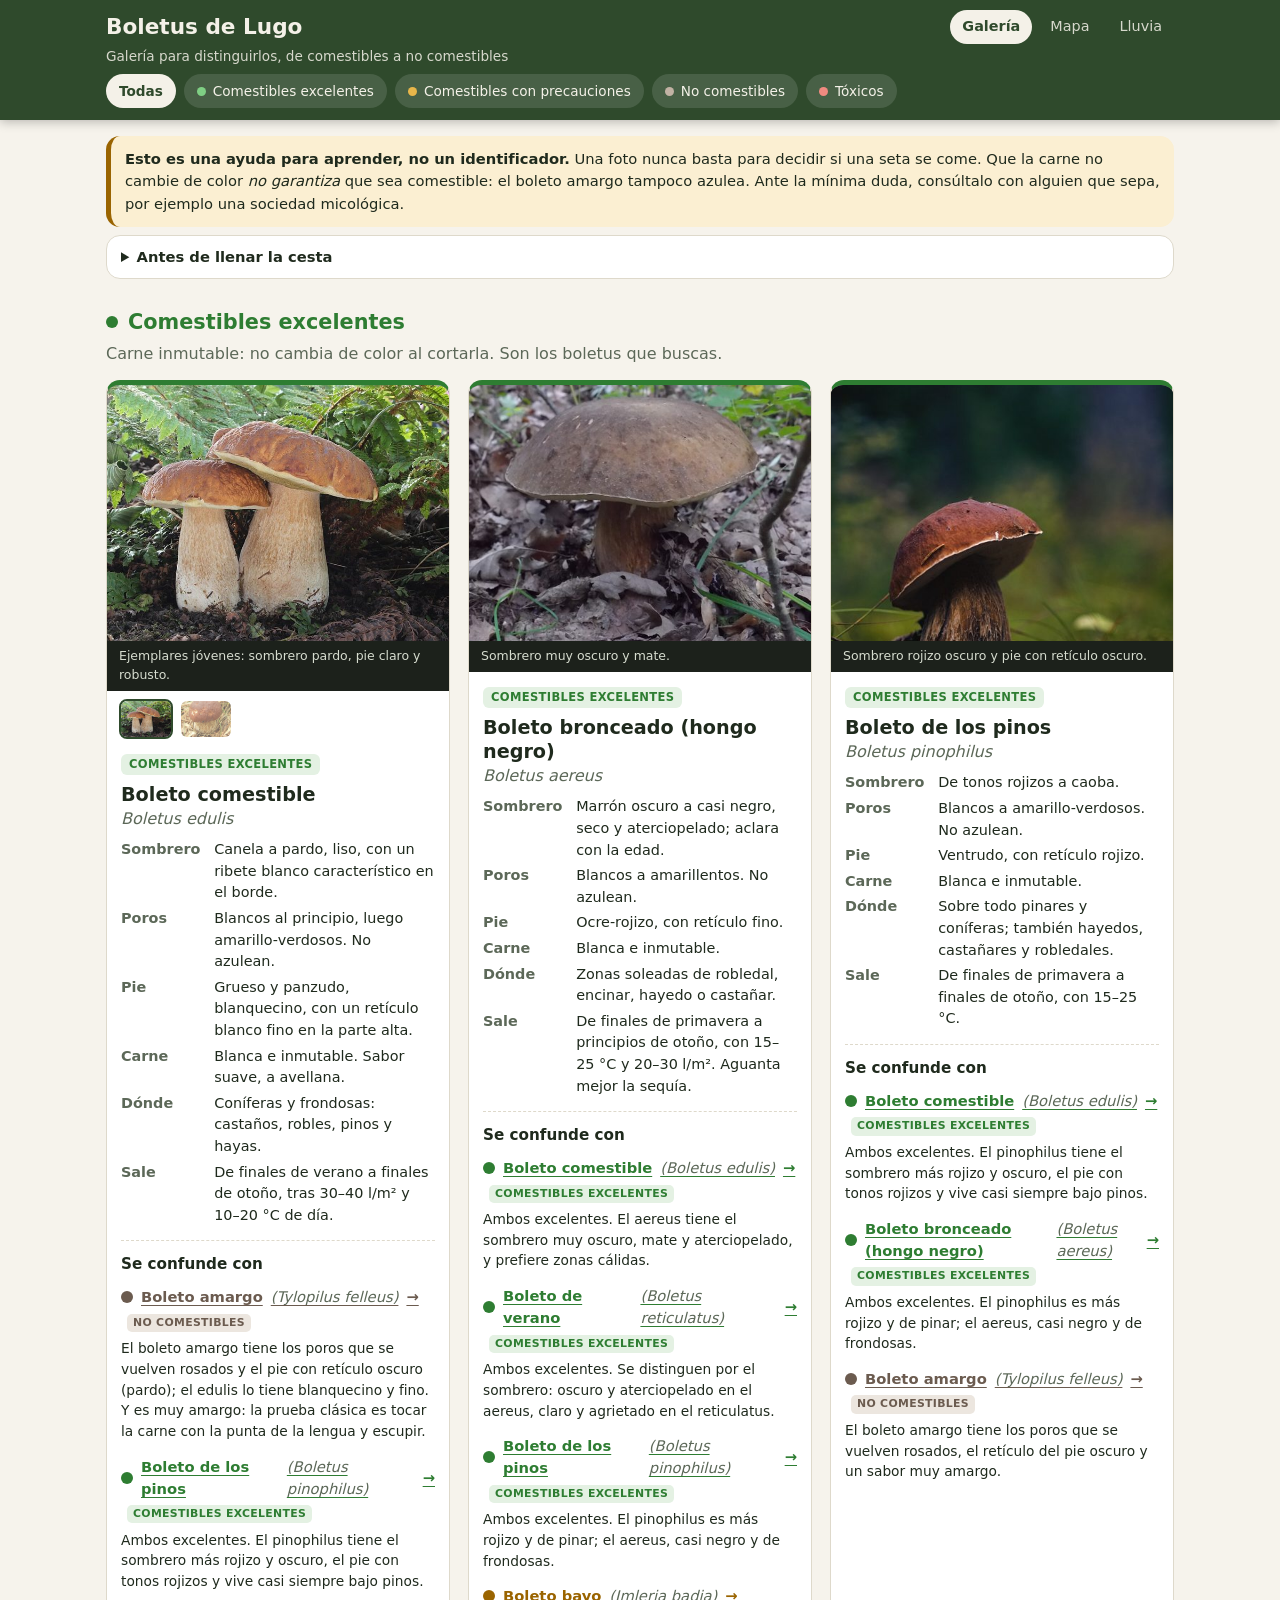
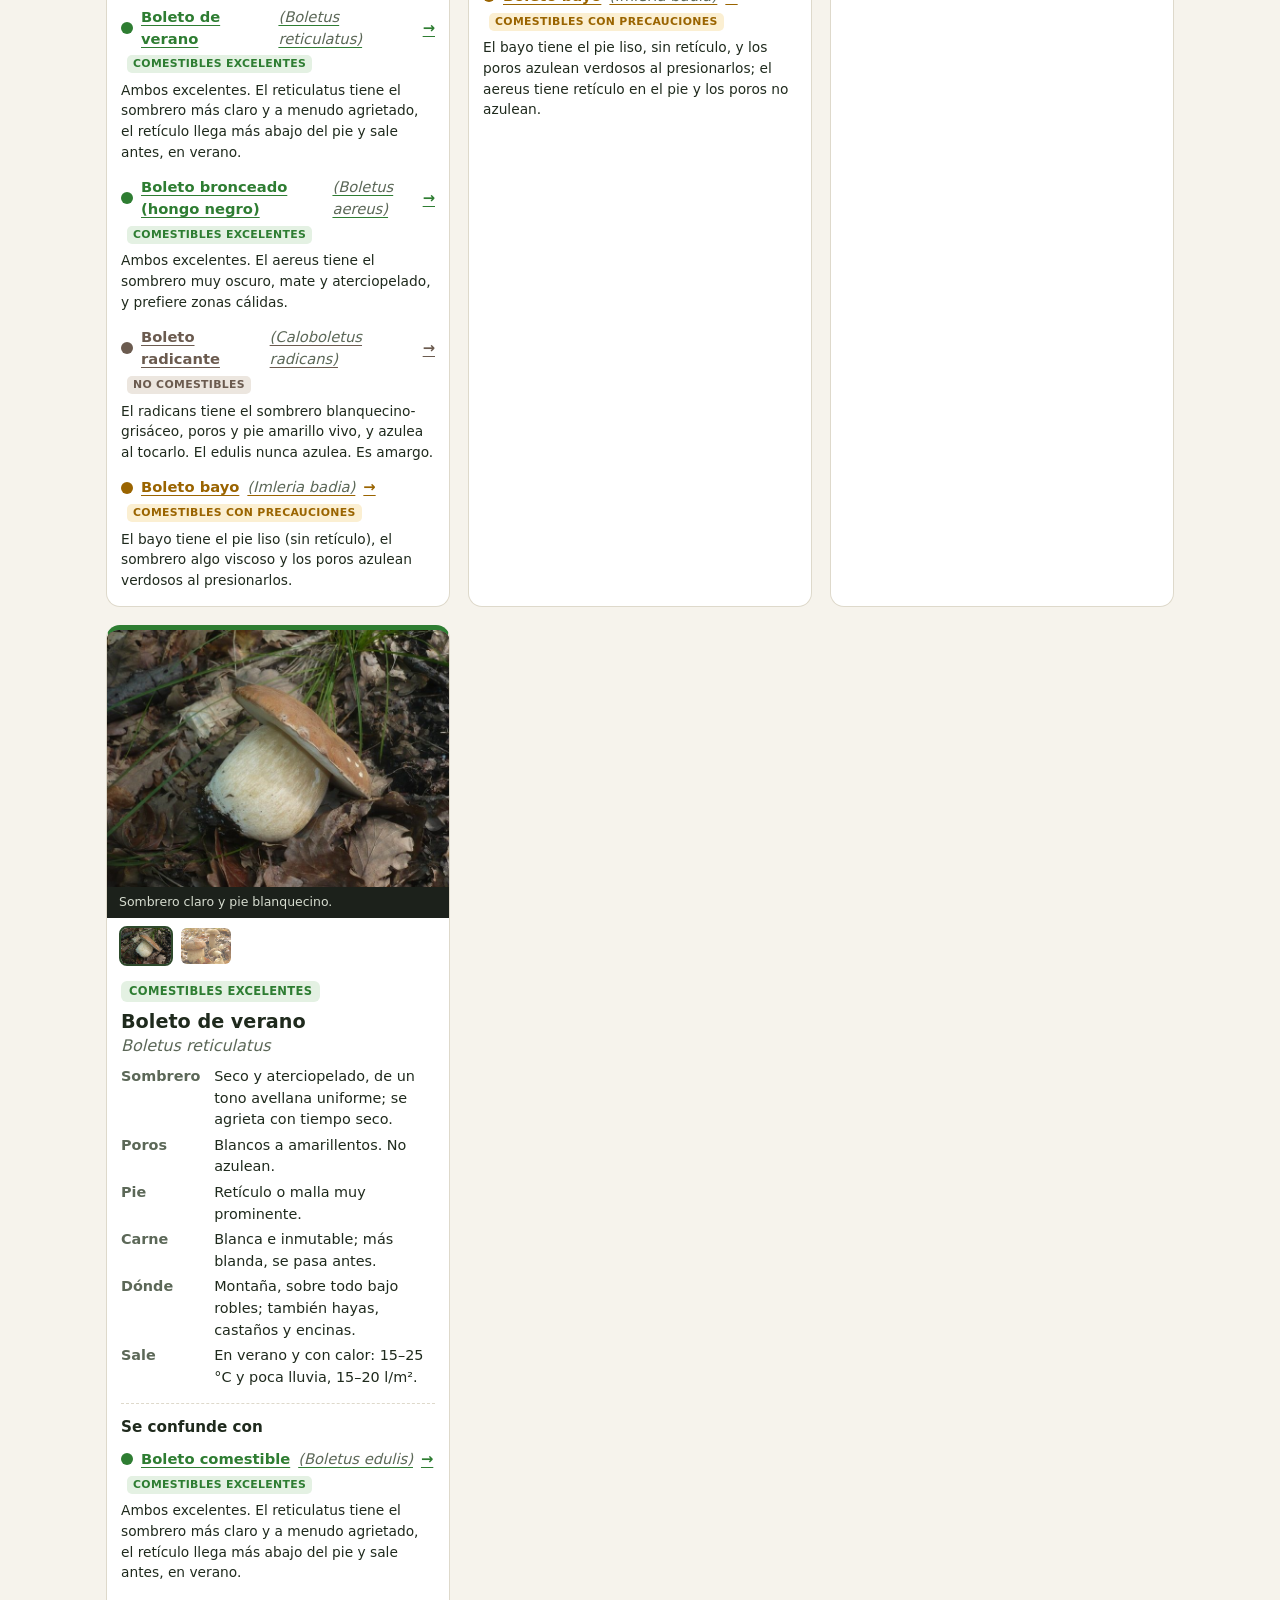
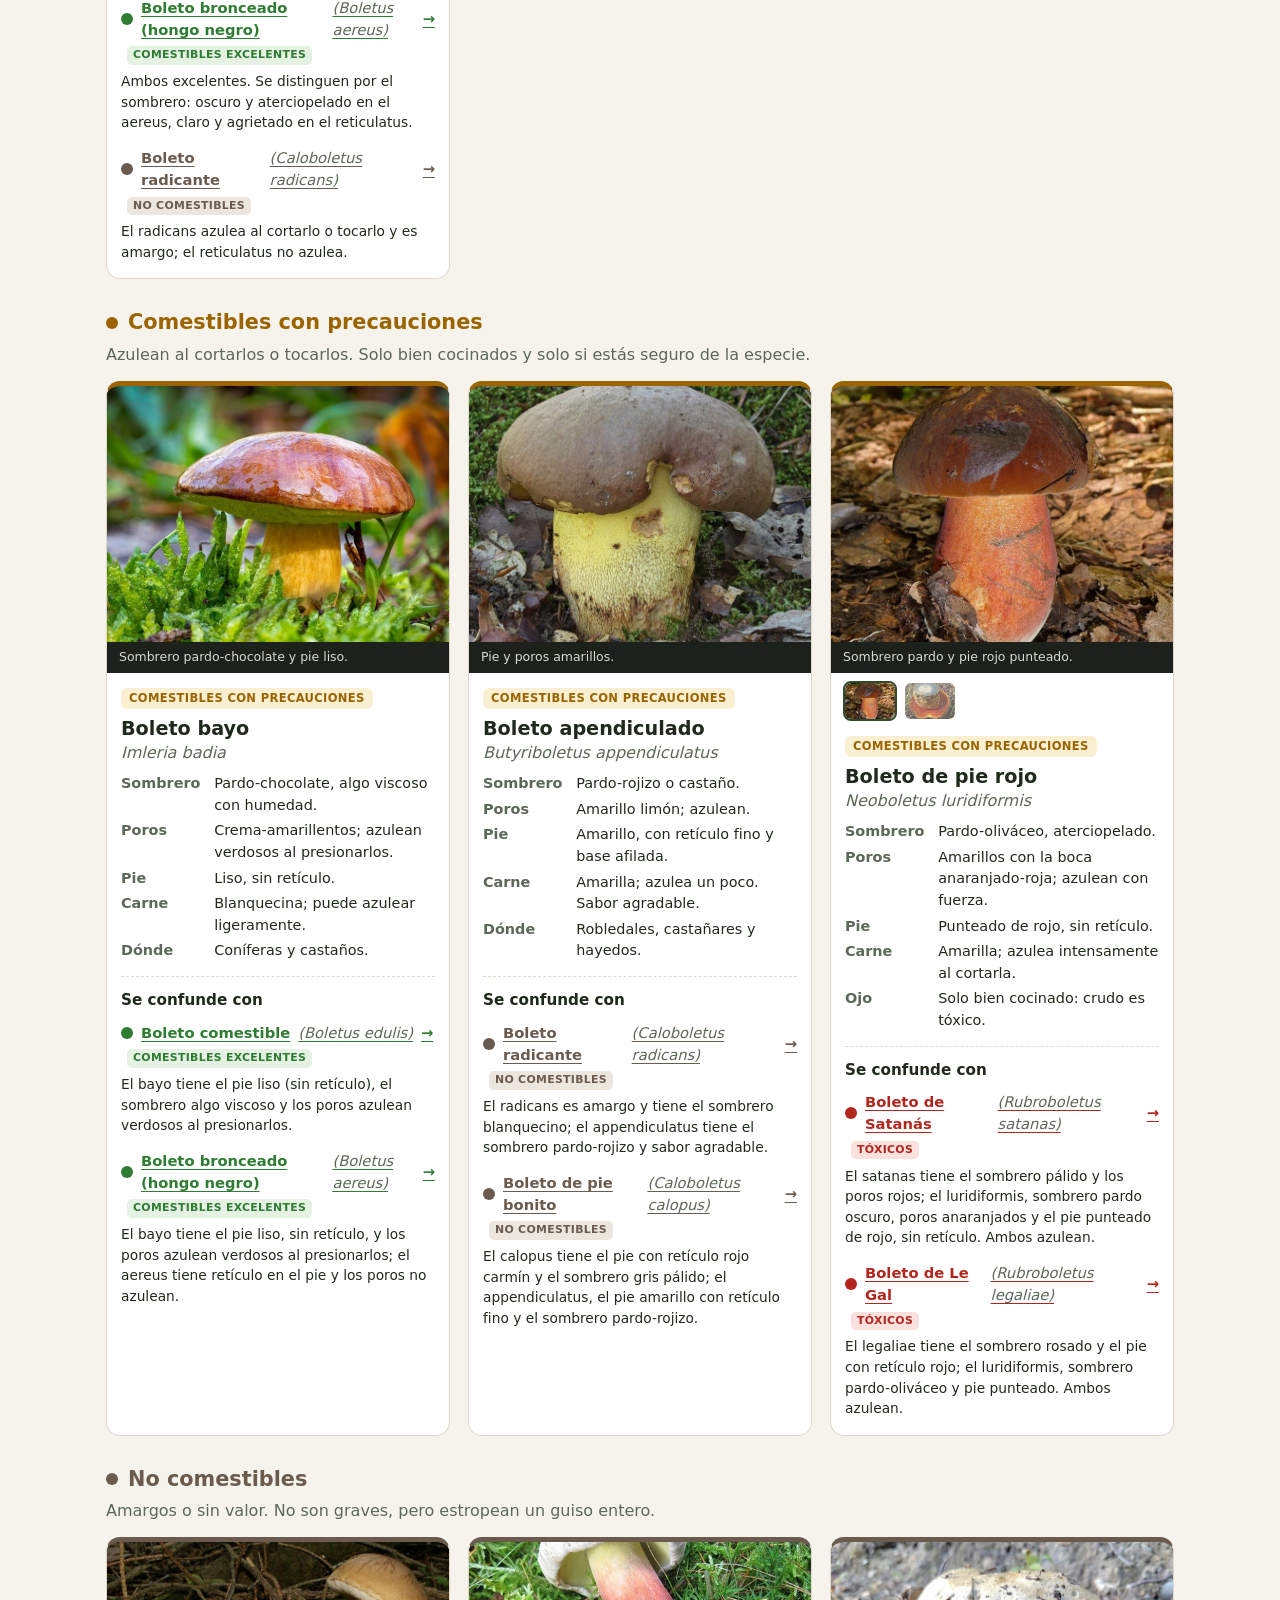
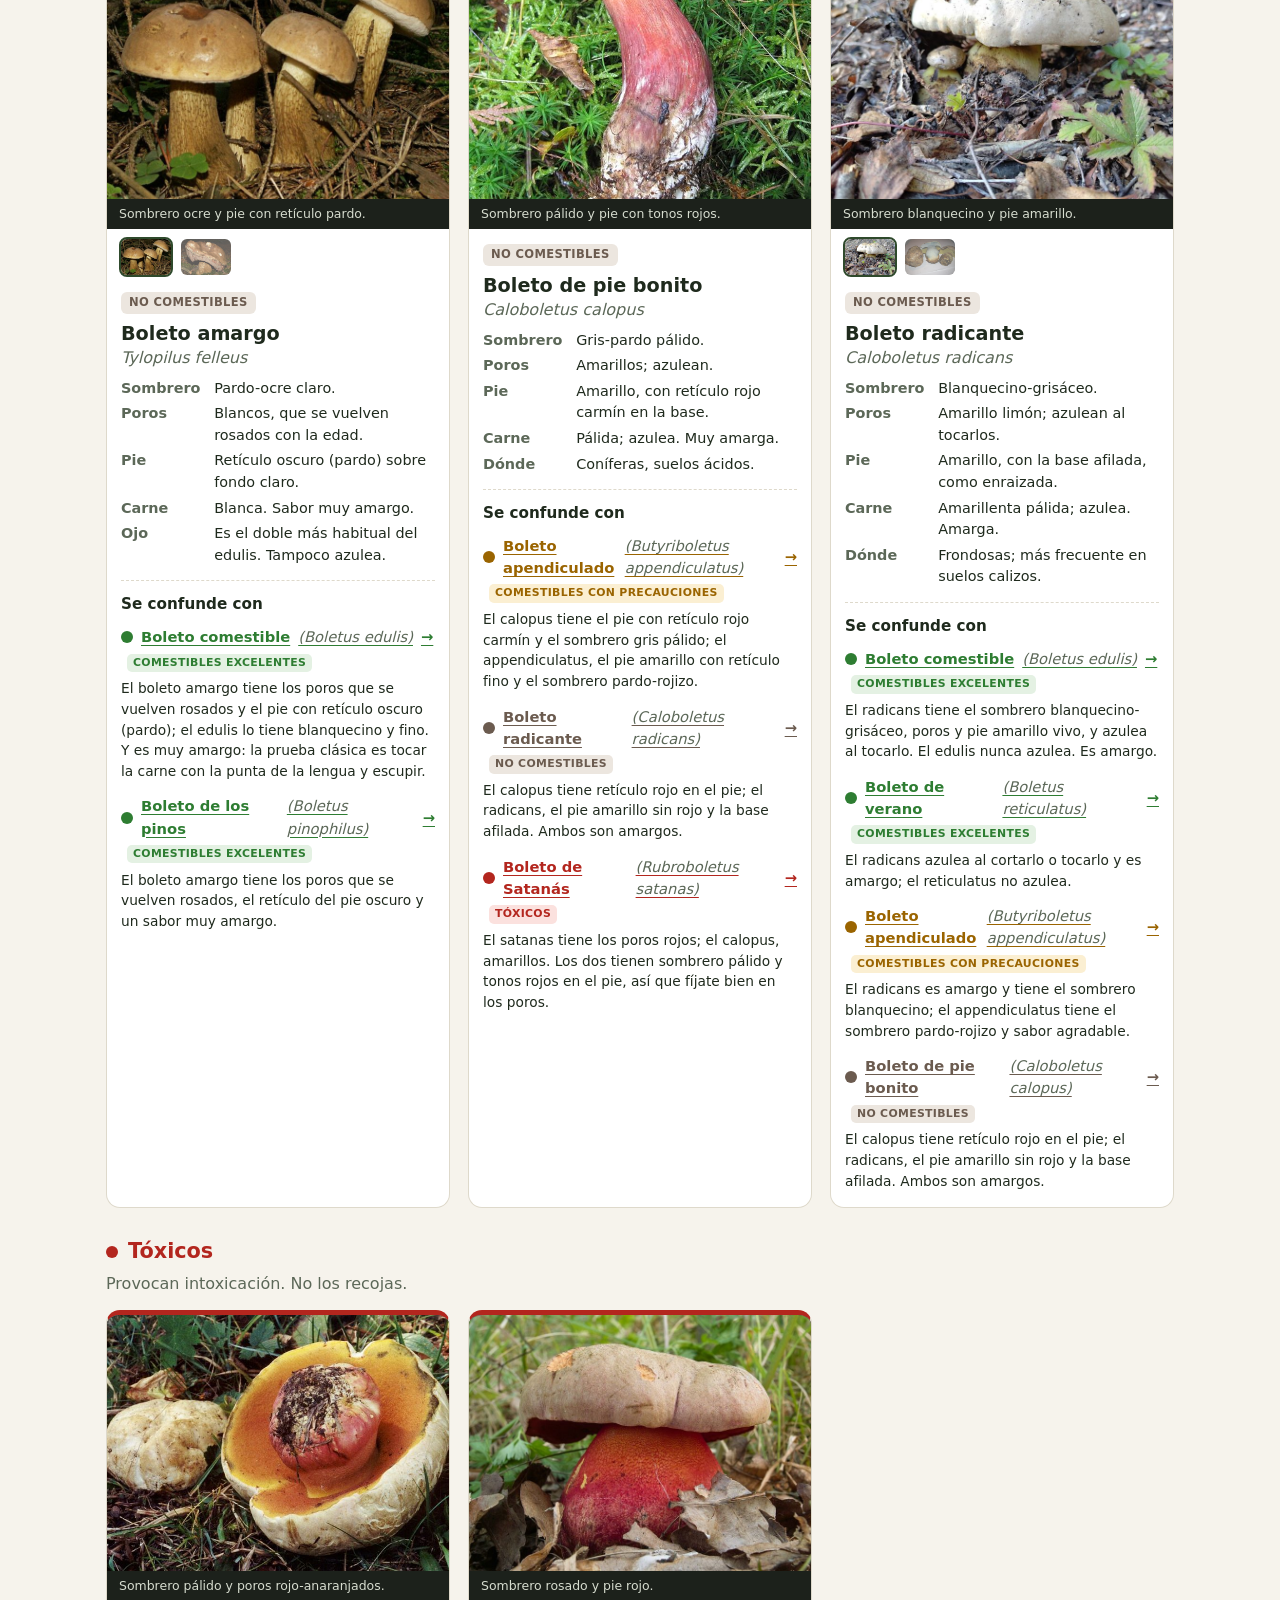
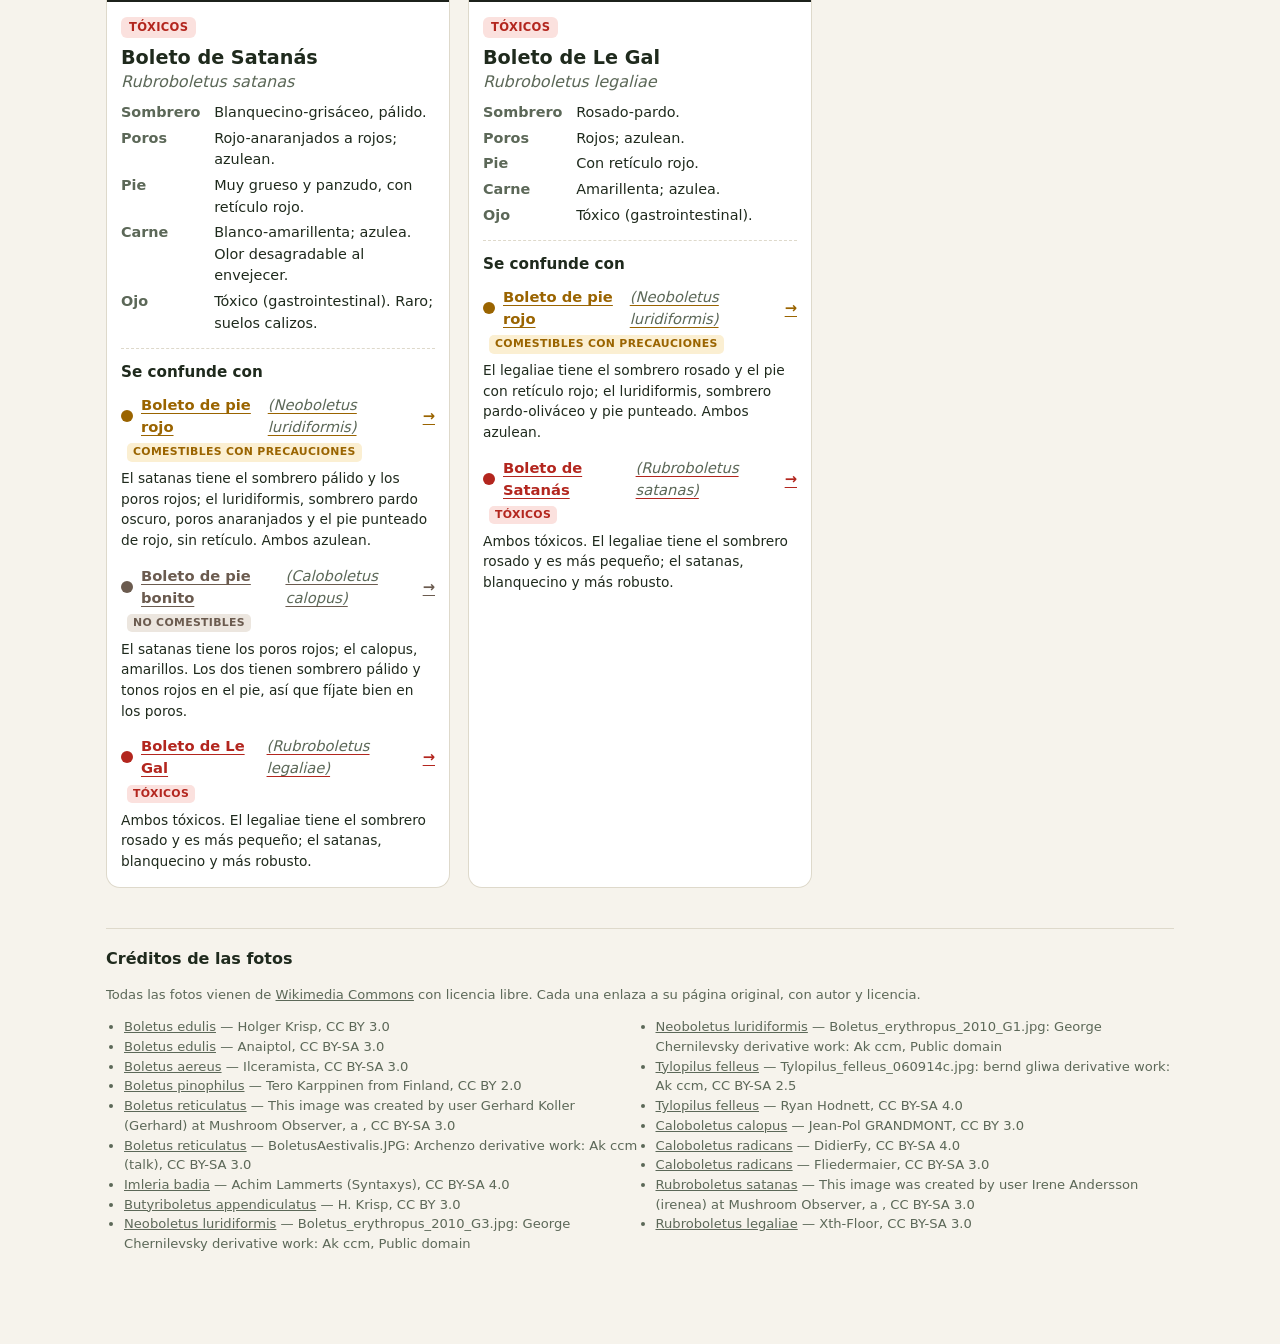
<file: boletus-lugo/index.html>
<!doctype html>
<html lang="es">
<head>
  <meta charset="utf-8">
  <meta name="viewport" content="width=device-width, initial-scale=1">
  <title>Boletus de Lugo</title>
  <meta name="description" content="Galería para distinguir los boletus comestibles de sus dobles no comestibles y tóxicos.">
  <meta name="theme-color" content="#2f4a2c">
  <link rel="stylesheet" href="styles.css">
</head>
<body>
  <header class="top">
    <div class="wrap">
      <div class="bar">
        <h1>Boletus de Lugo</h1>
        <nav class="menu" aria-label="Secciones">
          <a href="index.html" aria-current="page">Galería</a>
          <a href="mapa.html">Mapa</a>
          <a href="lluvia.html">Lluvia</a>
        </nav>
      </div>
      <p class="sub">Galería para distinguirlos, de comestibles a no comestibles</p>
      <nav class="filters" id="filters" aria-label="Filtrar por grupo"></nav>
    </div>
  </header>

  <main class="wrap">
    <aside class="aviso" role="note">
      <strong>Esto es una ayuda para aprender, no un identificador.</strong>
      Una foto nunca basta para decidir si una seta se come. Que la carne no cambie de color
      <em>no garantiza</em> que sea comestible: el boleto amargo tampoco azulea.
      Ante la mínima duda, consúltalo con alguien que sepa, por ejemplo una sociedad micológica.
    </aside>

    <details class="consejos">
      <summary>Antes de llenar la cesta</summary>
      <ul>
        <li><strong>Mira los poros (la esponja).</strong> Blancos de joven, amarillos a media edad y verde oliva de viejo.
            Si están amarillos, retira la esponja y espárcela por el monte: así se dispersan las esporas.</li>
        <li><strong>Corta la base del pie en el monte</strong> para ver si tiene galerías de gusanos.
            Si está agusanado, apártalo para que no contagie al resto de la cesta.</li>
        <li><strong>Refrigera la cosecha</strong> al llegar a casa.</li>
        <li>Recoge solo lo que vayas a aprovechar y respeta el entorno.</li>
      </ul>
      <small>Fuente: vídeo «Guía de Boletus: los cuatro fantásticos», de Natur Mountain.</small>
    </details>

    <div id="gallery"></div>

    <footer class="pie">
      <h2>Créditos de las fotos</h2>
      <p>Todas las fotos vienen de <a href="https://commons.wikimedia.org" target="_blank" rel="noopener">Wikimedia Commons</a>
         con licencia libre. Cada una enlaza a su página original, con autor y licencia.</p>
      <ul id="credits"></ul>
    </footer>
  </main>

  <button id="volver" class="volver" type="button" hidden></button>

  <script src="data.js"></script>
  <script src="credits.js"></script>
  <script src="app.js"></script>
</body>
</html>
</file>
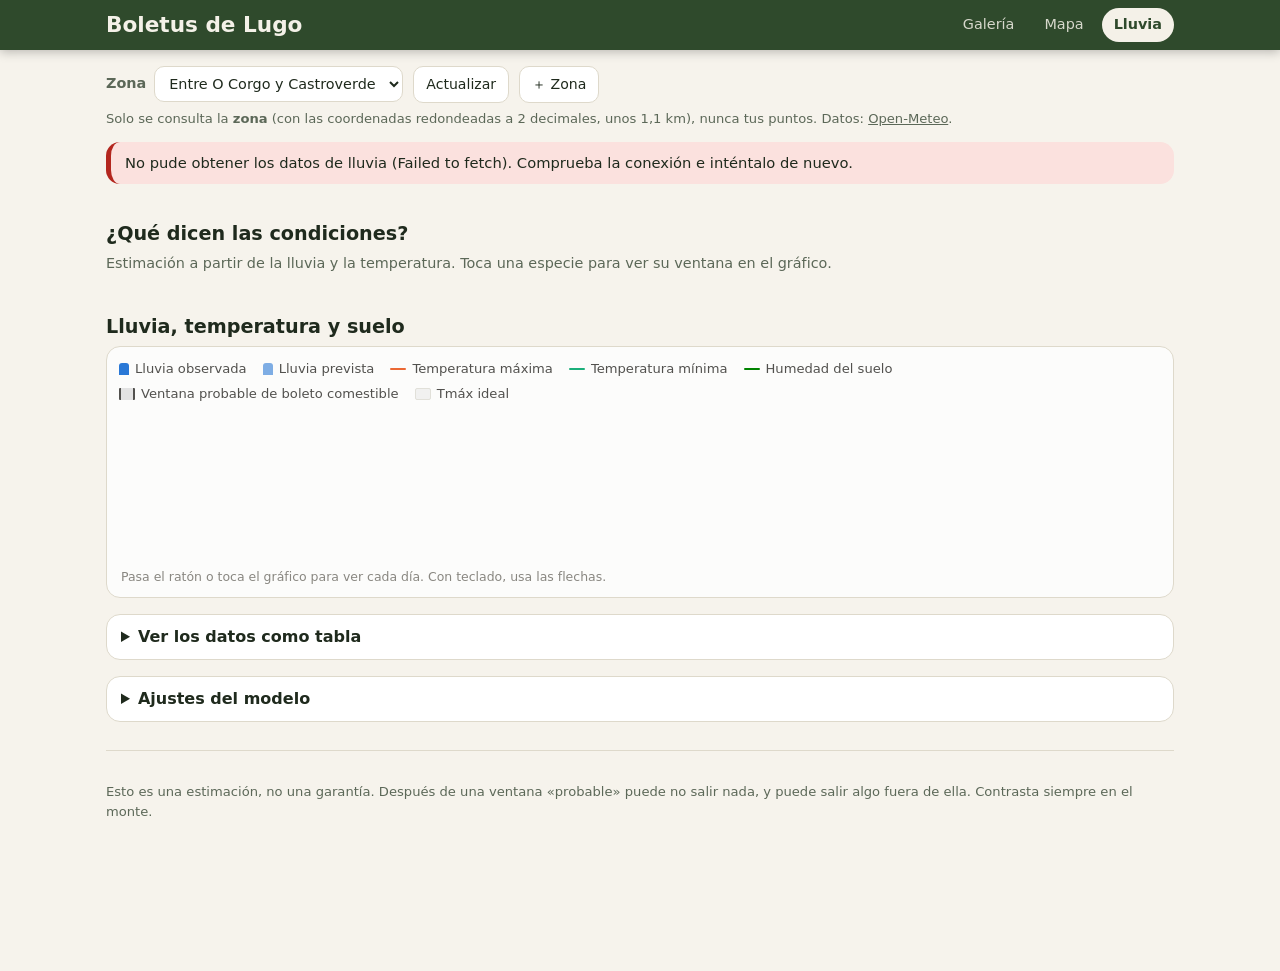
<file: boletus-lugo/lluvia.html>
<!doctype html>
<html lang="es">
<head>
  <meta charset="utf-8">
  <meta name="viewport" content="width=device-width, initial-scale=1">
  <title>Lluvia · Boletus de Lugo</title>
  <meta name="theme-color" content="#2f4a2c">
  <link rel="stylesheet" href="styles.css">
  <link rel="stylesheet" href="lluvia.css">
</head>
<body class="pagina-lluvia">
  <header class="top">
    <div class="wrap bar">
      <h1>Boletus de Lugo</h1>
      <nav class="menu" aria-label="Secciones">
        <a href="index.html">Galería</a>
        <a href="mapa.html">Mapa</a>
        <a href="lluvia.html" aria-current="page">Lluvia</a>
      </nav>
    </div>
  </header>

  <main class="wrap">
    <section class="controles" aria-label="Zona">
      <label class="campo-inline"><span>Zona</span>
        <select id="zona"></select>
      </label>
      <button type="button" class="btn" id="b-actualizar">Actualizar</button>
      <button type="button" class="btn" id="b-nueva">＋ Zona</button>
      <span id="estado-datos" class="estado-datos" role="status"></span>
    </section>

    <form id="form-zona" class="form-zona" hidden>
      <label class="campo"><span>Nombre</span><input type="text" id="z-nombre" maxlength="60" placeholder="Por ejemplo: Ancares"></label>
      <div class="dos">
        <label class="campo"><span>Latitud</span><input type="text" id="z-lat" inputmode="decimal" placeholder="43.02"></label>
        <label class="campo"><span>Longitud</span><input type="text" id="z-lng" inputmode="decimal" placeholder="-7.38"></label>
      </div>
      <div class="acciones">
        <button type="button" class="btn" id="b-centro">Usar el centro del mapa</button>
        <button type="submit" class="btn primario">Guardar zona</button>
        <button type="button" class="btn" id="b-cancelar-zona">Cancelar</button>
      </div>
      <p id="z-error" class="error" role="alert" hidden></p>
    </form>

    <p class="privacidad">Solo se consulta la <strong>zona</strong> (con las coordenadas redondeadas a 2 decimales, unos 1,1 km),
       nunca tus puntos. Datos: <a href="https://open-meteo.com" target="_blank" rel="noopener">Open-Meteo</a>.</p>

    <div id="aviso-error" class="aviso-error" role="alert" hidden></div>

    <section id="tiles" class="tiles" aria-label="Lluvia acumulada"></section>

    <h2 class="titulo-seccion">¿Qué dicen las condiciones?</h2>
    <p class="nota-seccion">Estimación a partir de la lluvia y la temperatura. Toca una especie para ver su ventana en el gráfico.</p>
    <section id="tarjetas" class="tarjetas" aria-label="Estado por especie"></section>

    <h2 class="titulo-seccion">Lluvia, temperatura y suelo</h2>
    <div class="viz" id="viz">
      <ul class="leyenda" id="leyenda" aria-label="Leyenda"></ul>
      <div class="viz-wrap" id="viz-wrap">
        <svg id="svg" role="img" tabindex="0" aria-label="Gráfico de lluvia diaria, temperatura y humedad del suelo"></svg>
        <div id="tip" class="tip" hidden></div>
      </div>
      <p class="viz-pie">Pasa el ratón o toca el gráfico para ver cada día. Con teclado, usa las flechas.</p>
    </div>

    <details class="tabla-det">
      <summary>Ver los datos como tabla</summary>
      <div class="tabla-caja"><table id="tabla"></table></div>
    </details>

    <details class="ajustes">
      <summary>Ajustes del modelo</summary>
      <p class="nota-seccion">Son valores de partida, sacados de un vídeo divulgativo y de fuentes generales; <strong>no están validados para Lugo</strong>.
         Tus visitas te dirán cuáles ajustar.</p>
      <div class="tabla-caja"><table id="ajustes-tabla"></table></div>
      <div class="acciones"><button type="button" class="btn" id="b-reset">Restablecer valores</button></div>
      <p id="ajuste-error" class="error" role="alert" hidden></p>
    </details>

    <footer class="pie">
      <p>Esto es una estimación, no una garantía. Después de una ventana «probable» puede no salir nada, y puede salir algo
         fuera de ella. Contrasta siempre en el monte.</p>
    </footer>
  </main>

  <script src="modelo.js"></script>
  <script src="lluvia.js"></script>
</body>
</html>
</file>
<file: boletus-lugo/styles.css>
:root {
  --bg: #f6f3ec;
  --surface: #ffffff;
  --ink: #1f2a1d;
  --muted: #5c6858;
  --line: #ded9cb;
  --head: #2f4a2c;
  --head-ink: #f4f1e8;
  --ok: #2e7d32;       --ok-bg: #e4f1e3;
  --warn: #9a6400;     --warn-bg: #fbefd2;
  --bad: #6b5b4f;      --bad-bg: #ece6df;
  --danger: #b3261e;   --danger-bg: #fbe1de;
  --all: #2f4a2c;      --all-bg: #e4ebe2;
  --radius: 14px;
}
@media (prefers-color-scheme: dark) {
  :root:not([data-theme="light"]) {
    --bg: #151a14; --surface: #1e251d; --ink: #e9eee6; --muted: #9fac9a; --line: #313c2f;
    --head: #1b2a19; --head-ink: #eef2ea;
    --ok: #7fcf84;     --ok-bg: #203422;
    --warn: #e8b64a;   --warn-bg: #3a2f14;
    --bad: #c2b2a4;    --bad-bg: #2c2824;
    --danger: #f08a80; --danger-bg: #3b1f1c;
    --all: #a9c9a5;    --all-bg: #243022;
  }
}

* { box-sizing: border-box; }
[hidden] { display: none !important; }
html { scroll-behavior: auto; }
body {
  margin: 0; background: var(--bg); color: var(--ink);
  font: 16px/1.5 system-ui, -apple-system, "Segoe UI", Roboto, sans-serif;
}
.wrap { max-width: 1100px; margin: 0 auto; padding: 0 16px; }

/* ---------- Cabecera fija con filtros ---------- */
.top { position: sticky; top: 0; z-index: 20; background: var(--head); color: var(--head-ink);
  padding: 10px 0 10px; box-shadow: 0 2px 10px rgb(0 0 0 / .25); }
.top h1 { margin: 0; font-size: 1.35rem; line-height: 1.2; }
.top .sub { margin: 2px 0 8px; font-size: .85rem; opacity: .85; }
.filters { display: flex; gap: 8px; overflow-x: auto; padding-bottom: 2px; scrollbar-width: none; }
.filters::-webkit-scrollbar { display: none; }
.chip { flex: none; border: 1px solid transparent; border-radius: 999px; padding: 6px 12px;
  font: inherit; font-size: .85rem; cursor: pointer; background: rgb(255 255 255 / .12); color: var(--head-ink); }
.filters .chip { color: var(--head-ink); display: inline-flex; align-items: center; gap: 7px; }
.filters .chip::before { content: ""; width: 9px; height: 9px; border-radius: 50%; background: var(--dot, transparent); }
.filters .chip.tone-all::before { display: none; }
.filters .chip.tone-ok { --dot: #7fcf84; } .filters .chip.tone-warn { --dot: #e8b64a; }
.filters .chip.tone-bad { --dot: #c2b2a4; } .filters .chip.tone-danger { --dot: #f08a80; }
.filters .chip.on { background: var(--head-ink); color: var(--head); font-weight: 600; }
.filters .chip.on.tone-ok { --dot: #2e7d32; } .filters .chip.on.tone-warn { --dot: #9a6400; }
.filters .chip.on.tone-bad { --dot: #6b5b4f; } .filters .chip.on.tone-danger { --dot: #b3261e; }

/* ---------- Consejos ---------- */
.consejos { margin: 8px 0 0; padding: 10px 14px; border: 1px solid var(--line); border-radius: var(--radius);
  background: var(--surface); font-size: .92rem; }
.consejos summary { cursor: pointer; font-weight: 600; }
.consejos ul { margin: 8px 0 0; padding-left: 20px; }
.consejos li { margin: 4px 0; }
.consejos small { color: var(--muted); }
.chip:focus-visible, .ir:focus-visible, .thumb:focus-visible, .volver:focus-visible {
  outline: 3px solid #f0b429; outline-offset: 2px; }

/* ---------- Menú ---------- */
.bar { display: flex; align-items: center; justify-content: space-between; gap: 12px; }
.menu { display: flex; gap: 6px; }
.menu a { color: var(--head-ink); text-decoration: none; padding: 6px 12px; border-radius: 999px; font-size: .9rem; opacity: .85; }
.menu a[aria-current="page"] { background: var(--head-ink); color: var(--head); font-weight: 600; opacity: 1; }
.menu a:focus-visible { outline: 3px solid #f0b429; outline-offset: 2px; }

/* ---------- Aviso ---------- */
.aviso { margin: 16px 0 8px; padding: 12px 14px; border-radius: var(--radius);
  background: var(--warn-bg); color: var(--ink); border-left: 5px solid var(--warn); font-size: .92rem; }

/* ---------- Grupos ---------- */
.grupo { margin: 28px 0; }
.grupo > h2 { margin: 0; font-size: 1.3rem; display: flex; align-items: center; gap: 10px; }
.grupo .nota { margin: 4px 0 14px; color: var(--muted); }
.dot { width: 12px; height: 12px; border-radius: 50%; background: currentColor; flex: none; display: inline-block; }
.tone-ok { color: var(--ok); } .tone-warn { color: var(--warn); }
.tone-bad { color: var(--bad); } .tone-danger { color: var(--danger); } .tone-all { color: var(--all); }
.grupo > h2 { color: inherit; }

.rejilla { display: grid; gap: 18px; grid-template-columns: repeat(auto-fill, minmax(min(100%, 330px), 1fr)); }

/* ---------- Ficha ---------- */
.card { background: var(--surface); border: 1px solid var(--line); border-top: 5px solid currentColor;
  border-radius: var(--radius); overflow: hidden; color: var(--ink);
  scroll-margin-top: 116px; transition: box-shadow .3s, transform .3s; }
.card.tone-ok { border-top-color: var(--ok); } .card.tone-warn { border-top-color: var(--warn); }
.card.tone-bad { border-top-color: var(--bad); } .card.tone-danger { border-top-color: var(--danger); }
.card.flash { box-shadow: 0 0 0 4px #f0b429, 0 8px 28px rgb(0 0 0 / .25); }

.foto { margin: 0; background: #111; }
.foto img { display: block; width: 100%; aspect-ratio: 4 / 3; object-fit: cover; }
.foto figcaption { padding: 6px 12px; font-size: .78rem; color: #d6dccf; background: #1c211b; }
.thumbs { display: flex; gap: 6px; padding: 8px 12px 0; }
.thumb { padding: 0; border: 2px solid transparent; border-radius: 8px; overflow: hidden;
  width: 54px; height: 40px; cursor: pointer; background: none; opacity: .65; }
.thumb.on { border-color: var(--head); opacity: 1; }
.thumb img { width: 100%; height: 100%; object-fit: cover; display: block; }

.cuerpo { padding: 12px 14px 16px; }
.etiqueta { display: inline-block; font-size: .72rem; font-weight: 700; letter-spacing: .03em;
  text-transform: uppercase; padding: 2px 8px; border-radius: 6px; background: var(--ok-bg); }
.etiqueta.tone-warn { background: var(--warn-bg); } .etiqueta.tone-bad { background: var(--bad-bg); }
.etiqueta.tone-danger { background: var(--danger-bg); }
.cuerpo h3 { margin: 8px 0 0; font-size: 1.2rem; line-height: 1.25; color: var(--ink); }
.sci { margin: 0 0 8px; font-style: italic; color: var(--muted); }

dl { margin: 0; display: grid; grid-template-columns: 5.2rem 1fr; gap: 4px 10px; font-size: .9rem; }
dt { font-weight: 600; color: var(--muted); }
dd { margin: 0; }

/* ---------- Se confunde con ---------- */
.conf { margin-top: 14px; padding-top: 12px; border-top: 1px dashed var(--line); }
.conf h4 { margin: 0 0 8px; font-size: .95rem; }
.conf ul { list-style: none; margin: 0; padding: 0; display: grid; gap: 12px; }
.conf li p { margin: 4px 0 0; font-size: .86rem; color: var(--ink); }
.ir { display: inline-flex; align-items: center; gap: 8px; text-align: left; font: inherit; font-weight: 600;
  font-size: .92rem; background: none; border: 0; padding: 2px 0; cursor: pointer; text-decoration: underline;
  text-underline-offset: 3px; }
.ir em { font-weight: 400; color: var(--muted); }
.ir:hover { text-decoration-thickness: 2px; }
.tag { display: inline-block; margin-left: 6px; font-size: .68rem; font-weight: 700; text-transform: uppercase;
  letter-spacing: .03em; padding: 1px 6px; border-radius: 5px; background: var(--ok-bg); vertical-align: middle; }
.tag.tone-warn { background: var(--warn-bg); } .tag.tone-bad { background: var(--bad-bg); }
.tag.tone-danger { background: var(--danger-bg); }

/* ---------- Botón volver ---------- */
.volver { position: fixed; left: 50%; bottom: 18px; transform: translateX(-50%); z-index: 30;
  border: 0; border-radius: 999px; padding: 12px 20px; font: inherit; font-weight: 600; cursor: pointer;
  background: var(--head); color: var(--head-ink); box-shadow: 0 6px 20px rgb(0 0 0 / .35); max-width: calc(100% - 32px); }

/* ---------- Pie ---------- */
.pie { margin: 40px 0 90px; padding-top: 18px; border-top: 1px solid var(--line); font-size: .82rem; color: var(--muted); }
.pie h2 { font-size: 1rem; color: var(--ink); margin: 0 0 6px; }
.pie ul { padding-left: 18px; columns: 2 280px; }
.pie a { color: inherit; }

@media (prefers-reduced-motion: reduce) { * { transition: none !important; } }
</file>
<file: boletus-lugo/lluvia.css>
/* ---------- Página de lluvia ---------- */
.pagina-lluvia main { padding-bottom: 60px; }
.pagina-lluvia .top { position: static; padding: 8px 0; }

.controles { display: flex; flex-wrap: wrap; align-items: center; gap: 10px; margin: 16px 0 4px; }
.campo-inline { display: inline-flex; align-items: center; gap: 8px; font-size: .9rem; }
.campo-inline > span { font-weight: 600; color: var(--muted); }
.controles select { width: auto; min-width: 12rem; }
.estado-datos { font-size: .82rem; color: var(--muted); }
.privacidad { margin: 6px 0 14px; font-size: .82rem; color: var(--muted); }
.privacidad a { color: inherit; }

.btn { font: inherit; font-size: .88rem; padding: 7px 12px; border-radius: 10px; border: 1px solid var(--line);
  background: var(--surface); color: var(--ink); cursor: pointer; }
.btn:hover { border-color: var(--head); }
.btn.primario { background: var(--head); color: var(--head-ink); border-color: var(--head); font-weight: 600; }
.btn:focus-visible, .tarjeta:focus-visible, #svg:focus-visible, summary:focus-visible { outline: 3px solid #f0b429; outline-offset: 2px; }
.btn[disabled] { opacity: .6; cursor: progress; }
.acciones { display: flex; gap: 8px; flex-wrap: wrap; margin-top: 10px; }

input[type="text"], select { font: inherit; width: 100%; padding: 8px 10px; border-radius: 10px;
  border: 1px solid var(--line); background: var(--surface); color: var(--ink); }
.campo { display: grid; gap: 4px; margin: 8px 0; font-size: .9rem; }
.campo > span { font-weight: 600; color: var(--muted); }
.form-zona { background: var(--surface); border: 1px solid var(--line); border-radius: var(--radius); padding: 10px 14px 14px; margin: 8px 0; max-width: 520px; }
.dos { display: grid; grid-template-columns: 1fr 1fr; gap: 10px; }
.error { color: var(--danger); font-size: .88rem; margin: 8px 0 0; }
.aviso-error { background: var(--danger-bg); border-left: 5px solid var(--danger); padding: 10px 14px; border-radius: var(--radius); margin: 10px 0; font-size: .92rem; }

.titulo-seccion { margin: 26px 0 4px; font-size: 1.2rem; }
.nota-seccion { margin: 0 0 12px; color: var(--muted); font-size: .9rem; }

/* ---------- Cifras ---------- */
.tiles { display: grid; grid-template-columns: repeat(auto-fit, minmax(150px, 1fr)); gap: 12px; margin-top: 10px; }
.tile { background: var(--surface); border: 1px solid var(--line); border-radius: var(--radius); padding: 12px 14px; }
.tile .et { font-size: .82rem; color: var(--muted); }
.tile .val { font-size: 1.7rem; font-weight: 600; line-height: 1.2; margin-top: 2px; }
.tile .val small { font-size: .9rem; font-weight: 400; color: var(--muted); }

/* ---------- Tarjetas por especie ---------- */
.tarjetas { display: grid; grid-template-columns: repeat(auto-fill, minmax(min(100%, 250px), 1fr)); gap: 14px; }
.tarjeta { text-align: left; font: inherit; color: var(--ink); background: var(--surface); border: 1px solid var(--line);
  border-radius: var(--radius); padding: 12px 14px 14px; cursor: pointer; display: grid; gap: 6px; align-content: start; }
.tarjeta[aria-pressed="true"] { border-color: var(--ok); box-shadow: 0 0 0 2px var(--ok); }
.tarjeta h3 { margin: 0; font-size: 1.05rem; line-height: 1.25; }
.tarjeta .sci { margin: 0; font-style: italic; color: var(--muted); font-size: .85rem; }
.nivel { display: inline-flex; align-items: center; gap: 8px; font-weight: 700; font-size: .9rem; margin-top: 4px; }
.nivel .ico { width: 22px; height: 22px; border-radius: 50%; display: inline-grid; place-items: center; font-size: .8rem;
  color: #0b0b0b; background: var(--c); }
.n-alta { --c: #0ca30c; } .n-probable { --c: #fab219; } .n-posible { --c: #b9b7ae; }
.n-adverso { --c: #ec835a; } .n-nada { --c: #d6d4cb; }
.n-alta .ico { color: #fff; }
.tarjeta .linea { margin: 0; font-size: .88rem; }
.tarjeta .linea.suave { color: var(--muted); }
.tarjeta .fecha { font-size: 1rem; font-weight: 600; margin: 2px 0 0; }

/* ---------- Gráfico (tokens según la guía de dataviz) ---------- */
.viz {
  color-scheme: light;
  --surface-1: #fcfcfb; --text-primary: #0b0b0b; --text-secondary: #52514e; --text-muted: #898781;
  --grid: #e1e0d9; --axis: #c3c2b7; --wash: rgba(11, 11, 11, .045); --wash-strong: rgba(11, 11, 11, .10);
  --series-rain: #2a78d6; --series-tmax: #eb6834; --series-tmin: #1baf7a; --series-soil: #008300;
  background: var(--surface-1); color: var(--text-primary); border: 1px solid var(--line); border-radius: var(--radius);
  padding: 12px 12px 8px;
}
@media (prefers-color-scheme: dark) {
  :root:where(:not([data-theme="light"])) .viz {
    color-scheme: dark;
    --surface-1: #1a1a19; --text-primary: #f0efec; --text-secondary: #c3c2b7; --text-muted: #898781;
    --grid: #2c2c2a; --axis: #383835; --wash: rgba(255, 255, 255, .05); --wash-strong: rgba(255, 255, 255, .12);
    --series-rain: #3987e5; --series-tmax: #d95926; --series-tmin: #199e70; --series-soil: #0ca30c;
  }
}
:root[data-theme="dark"] .viz {
  color-scheme: dark;
  --surface-1: #1a1a19; --text-primary: #f0efec; --text-secondary: #c3c2b7; --text-muted: #898781;
  --grid: #2c2c2a; --axis: #383835; --wash: rgba(255, 255, 255, .05); --wash-strong: rgba(255, 255, 255, .12);
  --series-rain: #3987e5; --series-tmax: #d95926; --series-tmin: #199e70; --series-soil: #0ca30c;
}
.viz.cargando .viz-wrap { opacity: .55; }

.leyenda { list-style: none; margin: 0 0 8px; padding: 0; display: flex; flex-wrap: wrap; gap: 6px 16px; font-size: .82rem; color: var(--text-secondary); }
.leyenda li { display: inline-flex; align-items: center; gap: 6px; }
.leyenda .k-bar { width: 10px; height: 12px; border-radius: 3px 3px 0 0; }
.leyenda .k-lin { width: 16px; height: 2px; border-radius: 2px; }
.leyenda .k-ban { width: 16px; height: 12px; border-radius: 1px; background: var(--wash-strong); border-left: 2px solid var(--text-secondary); border-right: 2px solid var(--text-secondary); }
.leyenda .k-ideal { width: 16px; height: 12px; border-radius: 2px; background: var(--wash); border: 1px solid var(--grid); }

.viz-wrap { position: relative; }
#svg { display: block; width: 100%; touch-action: pan-y; }
#svg text { font: 11px system-ui, -apple-system, "Segoe UI", sans-serif; fill: var(--text-muted); }
#svg .titulo-panel { fill: var(--text-secondary); font-weight: 600; }
#svg .etq { fill: var(--text-secondary); }
#svg .hoy-et { fill: var(--text-secondary); font-weight: 600; }
.viz-pie { margin: 6px 2px 2px; font-size: .78rem; color: var(--text-muted); }

.tip { position: absolute; z-index: 5; pointer-events: none; background: var(--surface-1); color: var(--text-primary);
  border: 1px solid var(--axis); border-radius: 10px; padding: 8px 10px; font-size: .82rem; min-width: 150px;
  box-shadow: 0 6px 20px rgb(0 0 0 / .25); }
.tip .t-fecha { font-weight: 600; margin-bottom: 4px; }
.tip .t-fecha span { font-weight: 400; color: var(--text-muted); }
.tip .t-fila { display: flex; align-items: center; gap: 8px; margin: 2px 0; }
.tip .t-key { width: 12px; height: 3px; border-radius: 2px; flex: none; }
.tip .t-val { font-weight: 700; margin-left: auto; padding-left: 10px; }
.tip .t-lab { color: var(--text-secondary); }

/* ---------- Tablas y ajustes ---------- */
details { margin-top: 16px; background: var(--surface); border: 1px solid var(--line); border-radius: var(--radius); padding: 10px 14px; }
summary { cursor: pointer; font-weight: 600; }
.tabla-caja { overflow-x: auto; margin-top: 10px; }
table { border-collapse: collapse; width: 100%; font-size: .86rem; }
th, td { text-align: right; padding: 5px 9px; border-bottom: 1px solid var(--line); white-space: nowrap; }
th:first-child, td:first-child { text-align: left; }
thead th { color: var(--muted); font-weight: 600; position: sticky; top: 0; background: var(--surface); }
tr.hoy td { font-weight: 700; background: var(--ok-bg); }
#ajustes-tabla input { width: 5.2rem; text-align: right; padding: 5px 7px; }
#ajustes-tabla td:first-child { white-space: normal; min-width: 11rem; }

.pie { margin-top: 28px; font-size: .82rem; color: var(--muted); }

@media (max-width: 560px) {
  .controles select { flex: 1; min-width: 0; }
  .tile .val { font-size: 1.45rem; }
}
</file>
